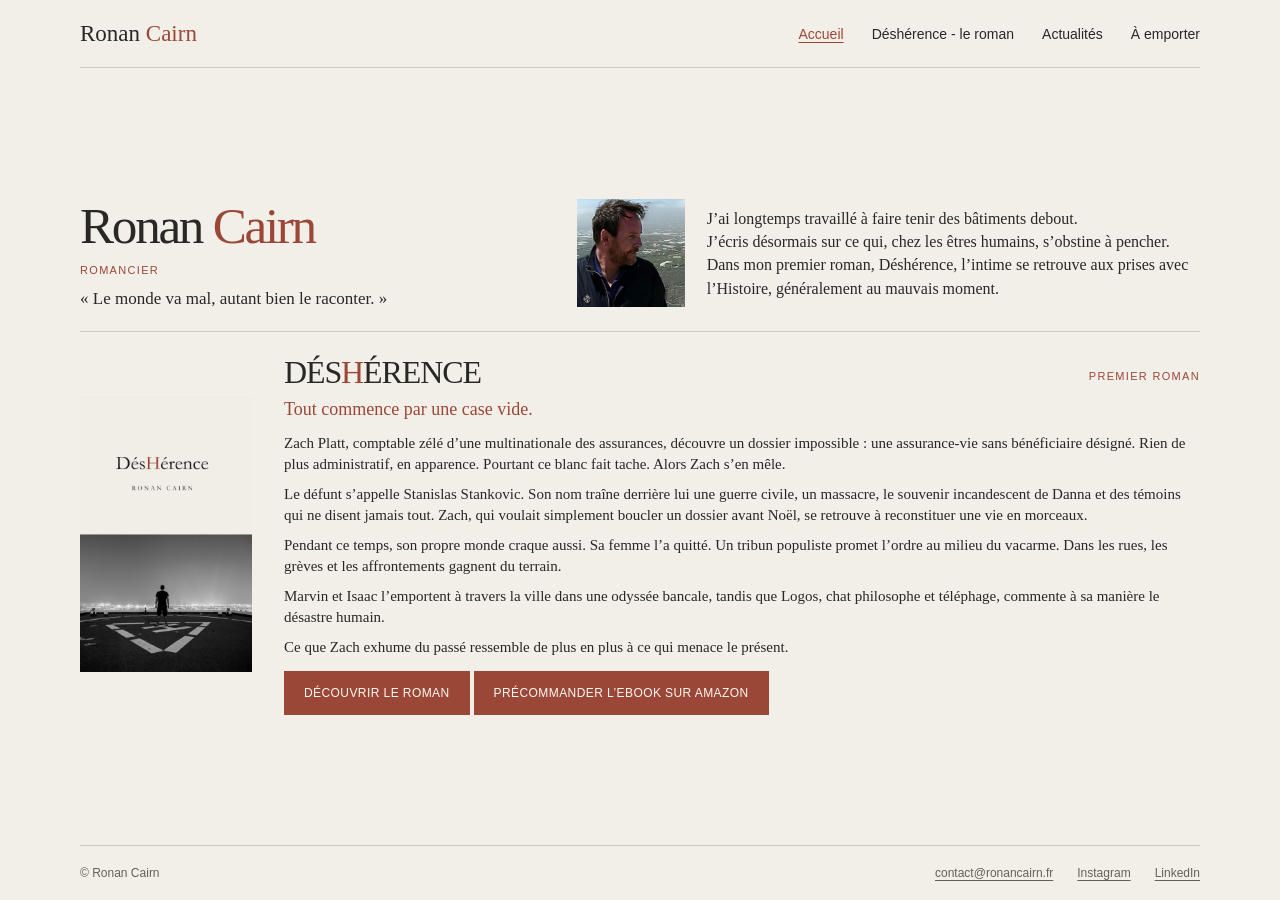
<file: index.html>
<!doctype html>
<html lang="fr"><head><meta charset="utf-8"><meta name="viewport" content="width=device-width, initial-scale=1"><meta name="description" content="Ronan Cairn, romancier. Découvrez DÉSHÉRENCE et ses premières pages."><meta name="theme-color" content="#f2efe8"><title>Ronan Cairn — Romancier</title><link rel="icon" href="favicon.svg" type="image/svg+xml"><link rel="stylesheet" href="assets/site.css"><script src="assets/site.js" defer></script></head><body class="home"><a class="skip" href="#contenu">Aller au contenu</a><header class="site-header"><a class="brand" href="index.html">Ronan <span>Cairn</span></a><nav aria-label="Navigation principale"><a href="index.html" aria-current="page">Accueil</a><a href="extrait.html">Déshérence - le roman</a><a href="actualites.html">Actualités</a><a href="desherence.html">À emporter</a></nav></header><main id="contenu" class="home-main"><section class="author" aria-labelledby="author-name"><div class="author-title"><h1 id="author-name">Ronan <span class="accent">Cairn</span></h1><p class="eyebrow">Romancier</p><p class="tagline">« Le monde va mal, autant bien le raconter. »</p></div><div class="author-bio"><img src="assets/portrait-auteur.jpg" width="144" height="108" alt="Ronan Cairn de profil, devant un vaste paysage."><p>J’ai longtemps travaillé à faire tenir des bâtiments debout.<br>J’écris désormais sur ce qui, chez les êtres humains, s’obstine à pencher.<br>Dans mon premier roman, Déshérence, l’intime se retrouve aux prises avec l’Histoire, généralement au mauvais moment.</p></div></section><section class="home-book" aria-labelledby="roman"><a class="home-cover" href="extrait.html"><img src="assets/couverture-desherence-20261117.jpg" width="1600" height="2560" alt="DÉSHÉRENCE, roman de Ronan Cairn."></a><div class="home-copy"><div class="book-heading"><h2 id="roman">DÉS<span class="accent">H</span>ÉRENCE</h2><span class="eyebrow">Premier roman</span></div><p class="hook">Tout commence par une case vide.</p><div class="blurb">
<p>Zach Platt, comptable zélé d’une multinationale des assurances, découvre un dossier impossible : une assurance-vie sans bénéficiaire désigné. Rien de plus administratif, en apparence. Pourtant ce blanc fait tache. Alors Zach s’en mêle.</p>
<p>Le défunt s’appelle Stanislas Stankovic. Son nom traîne derrière lui une guerre civile, un massacre, le souvenir incandescent de Danna et des témoins qui ne disent jamais tout. Zach, qui voulait simplement boucler un dossier avant Noël, se retrouve à reconstituer une vie en morceaux.</p>
<p>Pendant ce temps, son propre monde craque aussi. Sa femme l’a quitté. Un tribun populiste promet l’ordre au milieu du vacarme. Dans les rues, les grèves et les affrontements gagnent du terrain.</p>
<p>Marvin et Isaac l’emportent à travers la ville dans une odyssée bancale, tandis que Logos, chat philosophe et téléphage, commente à sa manière le désastre humain.</p>
<p>Ce que Zach exhume du passé ressemble de plus en plus à ce qui menace le présent.</p>
</div><a class="button" href="extrait.html">Découvrir le roman</a> <a class="button" href="https://www.amazon.fr/dp/B0HS1L5GJJ" target="_blank" rel="noopener noreferrer">Précommander l’eBook sur Amazon</a></div></section></main><footer class="site-footer" id="contact"><span>© Ronan Cairn</span><address><a href="mailto:contact@ronancairn.fr">contact@ronancairn.fr</a><a href="https://www.instagram.com/ronancairn/" target="_blank" rel="noopener noreferrer">Instagram</a><a href="https://fr.linkedin.com/in/ronan-cairn-6b6a00427" target="_blank" rel="noopener noreferrer">LinkedIn</a></address></footer><!-- Cloudflare Web Analytics --><script type='module' src='https://static.cloudflareinsights.com/beacon.min.js' data-cf-beacon='{"token": "319bf4eff7e24ae5a954f6dba33c85c7"}'></script><!-- End Cloudflare Web Analytics --></body></html>
</file>
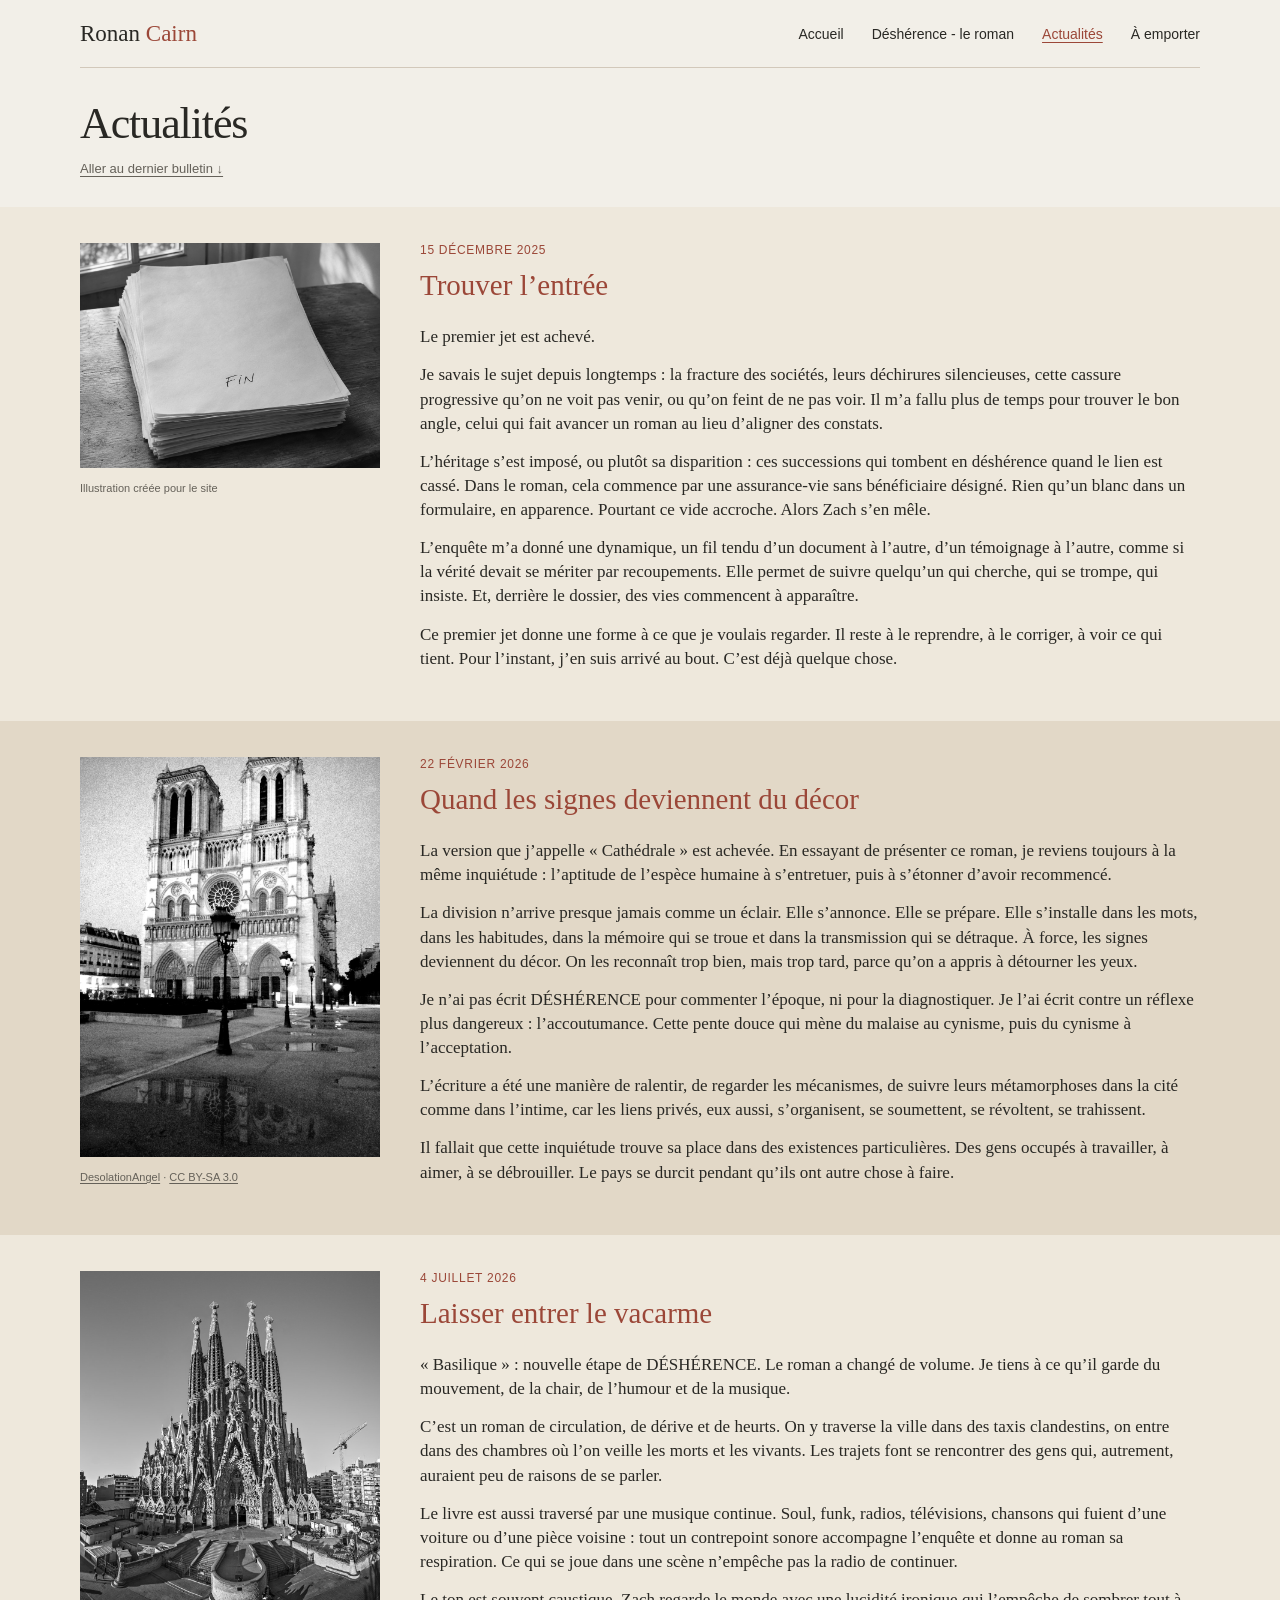
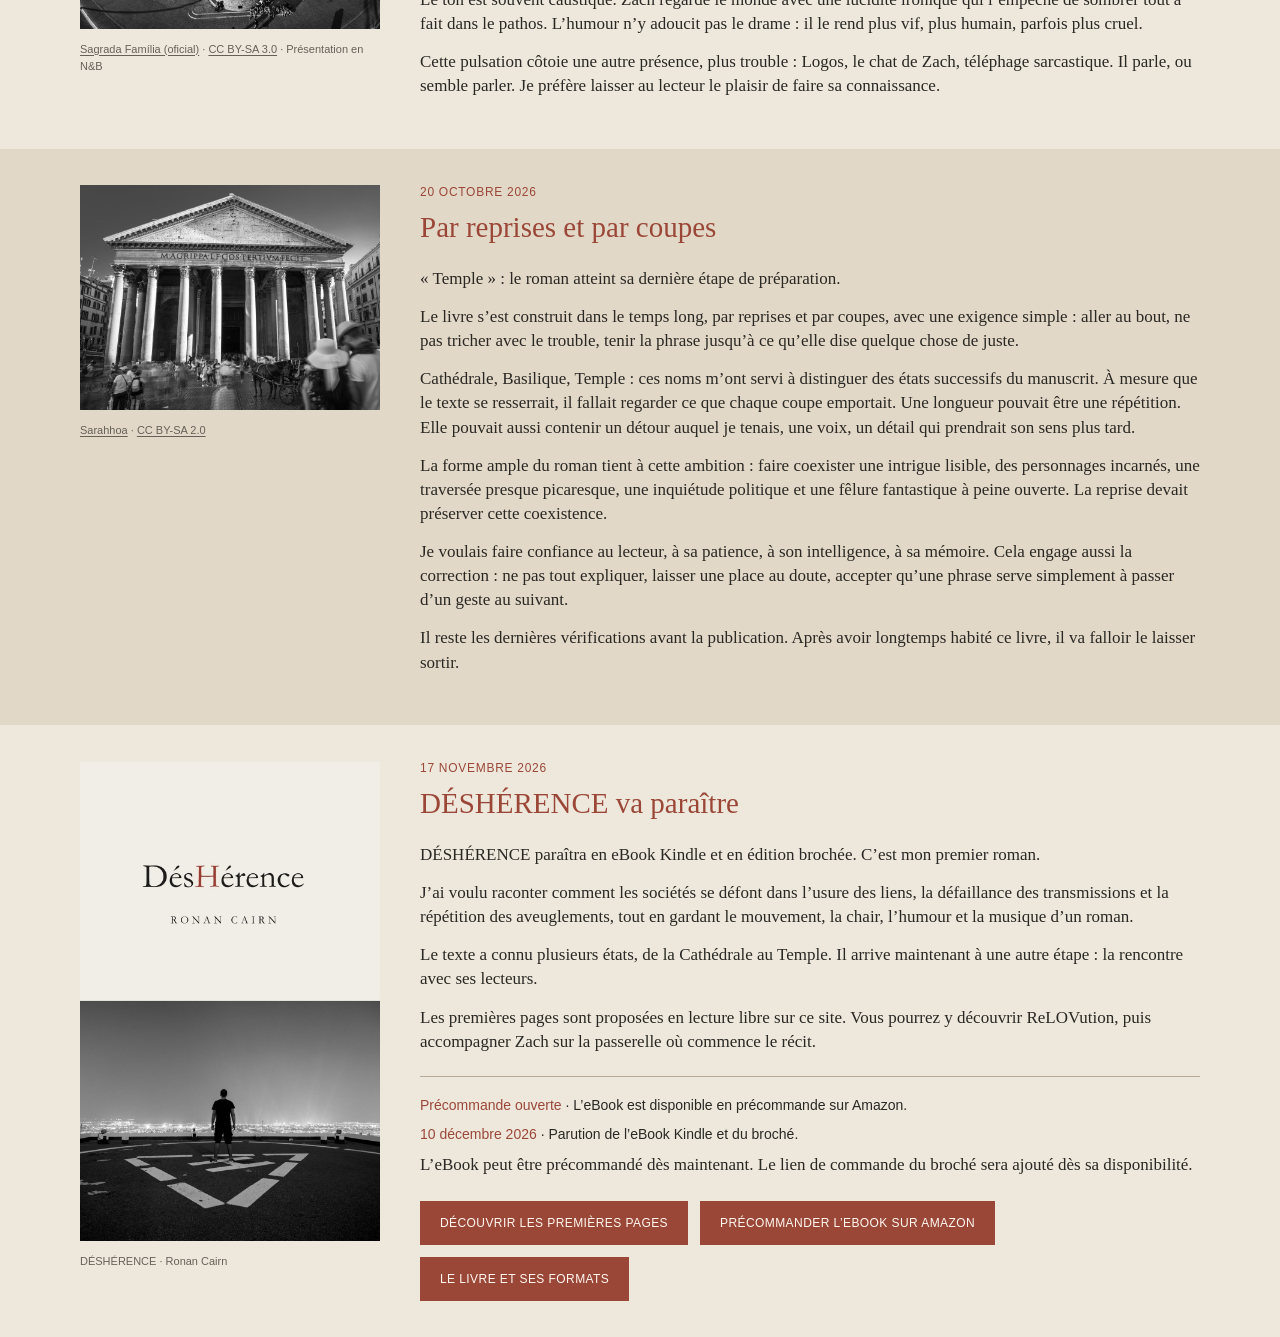
<file: actualites.html>
<!doctype html>
<html lang="fr"><head><meta charset="utf-8"><meta name="viewport" content="width=device-width, initial-scale=1"><meta name="description" content="Du premier jet à la publication de DÉSHÉRENCE : les étapes du roman et les nouvelles de Ronan Cairn."><meta name="theme-color" content="#f2efe8"><title>Actualités — Ronan Cairn</title><link rel="icon" href="favicon.svg" type="image/svg+xml"><link rel="stylesheet" href="assets/site.css"><script src="assets/site.js" defer></script></head><body class="news"><a class="skip" href="#contenu">Aller au contenu</a><header class="site-header"><a class="brand" href="index.html">Ronan <span>Cairn</span></a><nav aria-label="Navigation principale"><a href="index.html">Accueil</a><a href="extrait.html">Déshérence - le roman</a><a href="actualites.html" aria-current="page">Actualités</a><a href="desherence.html">À emporter</a></nav></header><main id="contenu" class="news-main"><div class="page-heading"><h1>Actualités</h1><a class="quiet-link" href="#bulletin-2026-11-17">Aller au dernier bulletin ↓</a></div><article class="news-item" id="bulletin-2025-12-15" aria-labelledby="news-title-0"><div class="news-inner"><figure><img class="bw" src="assets/manuscrit-fin.jpg" width="1100" height="825" alt="Un bloc de feuilles manuscrites, avec FIN inscrit à la main sur la dernière page."><figcaption>Illustration créée pour le site</figcaption></figure><div class="news-copy"><time datetime="2025-12-15">15 décembre 2025</time><h2 id="news-title-0">Trouver l’entrée</h2><p>Le premier jet est achevé.</p><p>Je savais le sujet depuis longtemps : la fracture des sociétés, leurs déchirures silencieuses, cette cassure progressive qu’on ne voit pas venir, ou qu’on feint de ne pas voir. Il m’a fallu plus de temps pour trouver le bon angle, celui qui fait avancer un roman au lieu d’aligner des constats.</p><p>L’héritage s’est imposé, ou plutôt sa disparition : ces successions qui tombent en déshérence quand le lien est cassé. Dans le roman, cela commence par une assurance-vie sans bénéficiaire désigné. Rien qu’un blanc dans un formulaire, en apparence. Pourtant ce vide accroche. Alors Zach s’en mêle.</p><p>L’enquête m’a donné une dynamique, un fil tendu d’un document à l’autre, d’un témoignage à l’autre, comme si la vérité devait se mériter par recoupements. Elle permet de suivre quelqu’un qui cherche, qui se trompe, qui insiste. Et, derrière le dossier, des vies commencent à apparaître.</p><p>Ce premier jet donne une forme à ce que je voulais regarder. Il reste à le reprendre, à le corriger, à voir ce qui tient. Pour l’instant, j’en suis arrivé au bout. C’est déjà quelque chose.</p></div></div></article><article class="news-item" id="bulletin-2026-02-22" aria-labelledby="news-title-1"><div class="news-inner"><figure><img class="bw" src="assets/notre-dame.jpg" width="1000" height="1333" alt="Notre-Dame de Paris en noir et blanc."><figcaption><a href="https://commons.wikimedia.org/wiki/File:Notre-Dame_de_Paris_en_noir_et_blanc.jpg">DesolationAngel</a> · <a href="https://creativecommons.org/licenses/by-sa/3.0/">CC BY-SA 3.0</a></figcaption></figure><div class="news-copy"><time datetime="2026-02-22">22 février 2026</time><h2 id="news-title-1">Quand les signes deviennent du décor</h2><p>La version que j’appelle « Cathédrale » est achevée. En essayant de présenter ce roman, je reviens toujours à la même inquiétude : l’aptitude de l’espèce humaine à s’entretuer, puis à s’étonner d’avoir recommencé.</p><p>La division n’arrive presque jamais comme un éclair. Elle s’annonce. Elle se prépare. Elle s’installe dans les mots, dans les habitudes, dans la mémoire qui se troue et dans la transmission qui se détraque. À force, les signes deviennent du décor. On les reconnaît trop bien, mais trop tard, parce qu’on a appris à détourner les yeux.</p><p>Je n’ai pas écrit DÉSHÉRENCE pour commenter l’époque, ni pour la diagnostiquer. Je l’ai écrit contre un réflexe plus dangereux : l’accoutumance. Cette pente douce qui mène du malaise au cynisme, puis du cynisme à l’acceptation.</p><p>L’écriture a été une manière de ralentir, de regarder les mécanismes, de suivre leurs métamorphoses dans la cité comme dans l’intime, car les liens privés, eux aussi, s’organisent, se soumettent, se révoltent, se trahissent.</p><p>Il fallait que cette inquiétude trouve sa place dans des existences particulières. Des gens occupés à travailler, à aimer, à se débrouiller. Le pays se durcit pendant qu’ils ont autre chose à faire.</p></div></div></article><article class="news-item" id="bulletin-2026-07-04" aria-labelledby="news-title-2"><div class="news-inner"><figure><img class="bw" src="assets/sagrada.jpg" width="1000" height="1193" alt="Vue d’ensemble de la façade de la Nativité de la Sagrada Família, en noir et blanc."><figcaption><a href="https://commons.wikimedia.org/wiki/File:Sagrada_Fam%C3%ADlia._Fa%C3%A7ana_del_Naixement.jpg">Sagrada Família (oficial)</a> · <a href="https://creativecommons.org/licenses/by-sa/3.0/">CC BY-SA 3.0</a> · Présentation en N&B</figcaption></figure><div class="news-copy"><time datetime="2026-07-04">4 juillet 2026</time><h2 id="news-title-2">Laisser entrer le vacarme</h2><p>« Basilique » : nouvelle étape de DÉSHÉRENCE. Le roman a changé de volume. Je tiens à ce qu’il garde du mouvement, de la chair, de l’humour et de la musique.</p><p>C’est un roman de circulation, de dérive et de heurts. On y traverse la ville dans des taxis clandestins, on entre dans des chambres où l’on veille les morts et les vivants. Les trajets font se rencontrer des gens qui, autrement, auraient peu de raisons de se parler.</p><p>Le livre est aussi traversé par une musique continue. Soul, funk, radios, télévisions, chansons qui fuient d’une voiture ou d’une pièce voisine : tout un contrepoint sonore accompagne l’enquête et donne au roman sa respiration. Ce qui se joue dans une scène n’empêche pas la radio de continuer.</p><p>Le ton est souvent caustique. Zach regarde le monde avec une lucidité ironique qui l’empêche de sombrer tout à fait dans le pathos. L’humour n’y adoucit pas le drame : il le rend plus vif, plus humain, parfois plus cruel.</p><p>Cette pulsation côtoie une autre présence, plus trouble : Logos, le chat de Zach, téléphage sarcastique. Il parle, ou semble parler. Je préfère laisser au lecteur le plaisir de faire sa connaissance.</p></div></div></article><article class="news-item" id="bulletin-2026-10-20" aria-labelledby="news-title-3"><div class="news-inner"><figure><img class="bw" src="assets/pantheon.jpg" width="1000" height="750" alt="Le Panthéon de Rome en noir et blanc."><figcaption><a href="https://commons.wikimedia.org/wiki/File:Roman_Pantheon_(black_and_white).jpg">Sarahhoa</a> · <a href="https://creativecommons.org/licenses/by-sa/2.0/">CC BY-SA 2.0</a></figcaption></figure><div class="news-copy"><time datetime="2026-10-20">20 octobre 2026</time><h2 id="news-title-3">Par reprises et par coupes</h2><p>« Temple » : le roman atteint sa dernière étape de préparation.</p><p>Le livre s’est construit dans le temps long, par reprises et par coupes, avec une exigence simple : aller au bout, ne pas tricher avec le trouble, tenir la phrase jusqu’à ce qu’elle dise quelque chose de juste.</p><p>Cathédrale, Basilique, Temple : ces noms m’ont servi à distinguer des états successifs du manuscrit. À mesure que le texte se resserrait, il fallait regarder ce que chaque coupe emportait. Une longueur pouvait être une répétition. Elle pouvait aussi contenir un détour auquel je tenais, une voix, un détail qui prendrait son sens plus tard.</p><p>La forme ample du roman tient à cette ambition : faire coexister une intrigue lisible, des personnages incarnés, une traversée presque picaresque, une inquiétude politique et une fêlure fantastique à peine ouverte. La reprise devait préserver cette coexistence.</p><p>Je voulais faire confiance au lecteur, à sa patience, à son intelligence, à sa mémoire. Cela engage aussi la correction : ne pas tout expliquer, laisser une place au doute, accepter qu’une phrase serve simplement à passer d’un geste au suivant.</p><p>Il reste les dernières vérifications avant la publication. Après avoir longtemps habité ce livre, il va falloir le laisser sortir.</p></div></div></article><article class="news-item" id="bulletin-2026-11-17" aria-labelledby="news-title-4"><div class="news-inner"><figure><img class="" src="assets/couverture-desherence-20261117.jpg" width="1000" height="1600" alt="Couverture à plat de DÉSHÉRENCE."><figcaption>DÉSHÉRENCE · Ronan Cairn</figcaption></figure><div class="news-copy"><time datetime="2026-11-17">17 novembre 2026</time><h2 id="news-title-4">DÉSHÉRENCE va paraître</h2><p>DÉSHÉRENCE paraîtra en eBook Kindle et en édition brochée. C’est mon premier roman.</p><p>J’ai voulu raconter comment les sociétés se défont dans l’usure des liens, la défaillance des transmissions et la répétition des aveuglements, tout en gardant le mouvement, la chair, l’humour et la musique d’un roman.</p><p>Le texte a connu plusieurs états, de la Cathédrale au Temple. Il arrive maintenant à une autre étape : la rencontre avec ses lecteurs.</p><p>Les premières pages sont proposées en lecture libre sur ce site. Vous pourrez y découvrir ReLOVution, puis accompagner Zach sur la passerelle où commence le récit.</p><div class="news-dates"><p><strong>Précommande ouverte</strong> · L’eBook est disponible en précommande sur Amazon.</p><p><strong>10 décembre 2026</strong> · Parution de l’eBook Kindle et du broché.</p></div><p>L’eBook peut être précommandé dès maintenant. Le lien de commande du broché sera ajouté dès sa disponibilité.</p><div class="actions"><a class="button" href="extrait.html">Découvrir les premières pages</a><a class="button" href="https://www.amazon.fr/dp/B0HS1L5GJJ" target="_blank" rel="noopener noreferrer">Précommander l’eBook sur Amazon</a><a class="button" href="desherence.html">Le livre et ses formats</a></div></div></div></article></main><!-- Cloudflare Web Analytics --><script type='module' src='https://static.cloudflareinsights.com/beacon.min.js' data-cf-beacon='{"token": "319bf4eff7e24ae5a954f6dba33c85c7"}'></script><!-- End Cloudflare Web Analytics --></body></html>
</file>
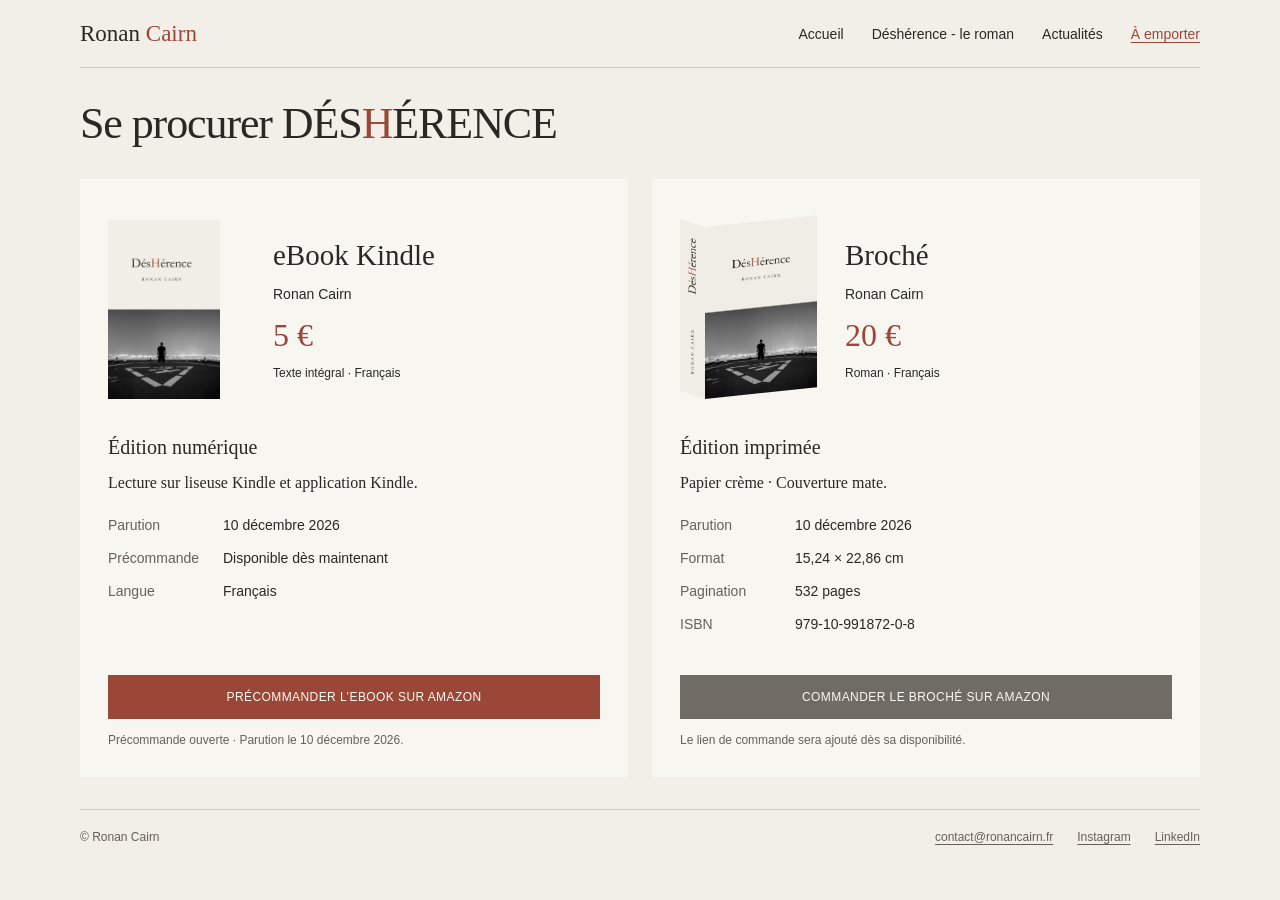
<file: desherence.html>
<!doctype html>
<html lang="fr"><head><meta charset="utf-8"><meta name="viewport" content="width=device-width, initial-scale=1"><meta name="description" content="Se procurer DÉSHÉRENCE en eBook Kindle ou en édition brochée."><meta name="theme-color" content="#f2efe8"><title>Le livre — DÉSHÉRENCE — Ronan Cairn</title><link rel="icon" href="favicon.svg" type="image/svg+xml"><link rel="stylesheet" href="assets/site.css"><script src="assets/site.js" defer></script></head><body class="formats"><a class="skip" href="#contenu">Aller au contenu</a><header class="site-header"><a class="brand" href="index.html">Ronan <span>Cairn</span></a><nav aria-label="Navigation principale"><a href="index.html">Accueil</a><a href="extrait.html">Déshérence - le roman</a><a href="actualites.html">Actualités</a><a href="desherence.html" aria-current="page">À emporter</a></nav></header><main id="contenu" class="formats-main"><h1>Se procurer <span class="book-title">DÉS<span class="accent">H</span>ÉRENCE</span></h1><div class="format-grid" id="formats"><article class="format-card"><div class="format-top"><img class="ebook-cover" src="assets/couverture-desherence-20261117.jpg" width="112" height="179" alt="Couverture à plat de l’eBook DÉSHÉRENCE."><div><h2>eBook Kindle</h2><p>Ronan Cairn</p><p class="price">5 €</p><p class="format-kind">Texte intégral · Français</p></div></div><h3>Édition numérique</h3><p>Lecture sur liseuse Kindle et application Kindle.</p><dl><div><dt>Parution</dt><dd>10 décembre 2026</dd></div><div><dt>Précommande</dt><dd>Disponible dès maintenant</dd></div><div><dt>Langue</dt><dd>Français</dd></div></dl><a class="button" href="https://www.amazon.fr/dp/B0HS1L5GJJ" target="_blank" rel="noopener noreferrer">Précommander l’eBook sur Amazon</a><p class="availability">Précommande ouverte · Parution le 10 décembre 2026.</p></article><article class="format-card"><div class="format-top"><div class="paperback" role="img" aria-label="DÉSHÉRENCE en édition brochée, avec son dos validé et sa couverture en perspective."><img class="spine" src="assets/dos-broche.png" alt=""><img class="front" src="assets/face-broche.jpg" alt=""></div><div><h2>Broché</h2><p>Ronan Cairn</p><p class="price">20 €</p><p class="format-kind">Roman · Français</p></div></div><h3>Édition imprimée</h3><p>Papier crème · Couverture mate.</p><dl><div><dt>Parution</dt><dd>10 décembre 2026</dd></div><div><dt>Format</dt><dd>15,24 × 22,86 cm</dd></div><div><dt>Pagination</dt><dd>532 pages</dd></div><div><dt>ISBN</dt><dd>979-10-991872-0-8</dd></div></dl><button class="button amazon-pending" disabled>Commander le broché sur Amazon</button><p class="availability">Le lien de commande sera ajouté dès sa disponibilité.</p></article></div></main><footer class="site-footer" id="contact"><span>© Ronan Cairn</span><address><a href="mailto:contact@ronancairn.fr">contact@ronancairn.fr</a><a href="https://www.instagram.com/ronancairn/" target="_blank" rel="noopener noreferrer">Instagram</a><a href="https://fr.linkedin.com/in/ronan-cairn-6b6a00427" target="_blank" rel="noopener noreferrer">LinkedIn</a></address></footer><!-- Cloudflare Web Analytics --><script type='module' src='https://static.cloudflareinsights.com/beacon.min.js' data-cf-beacon='{"token": "319bf4eff7e24ae5a954f6dba33c85c7"}'></script><!-- End Cloudflare Web Analytics --></body></html>
</file>
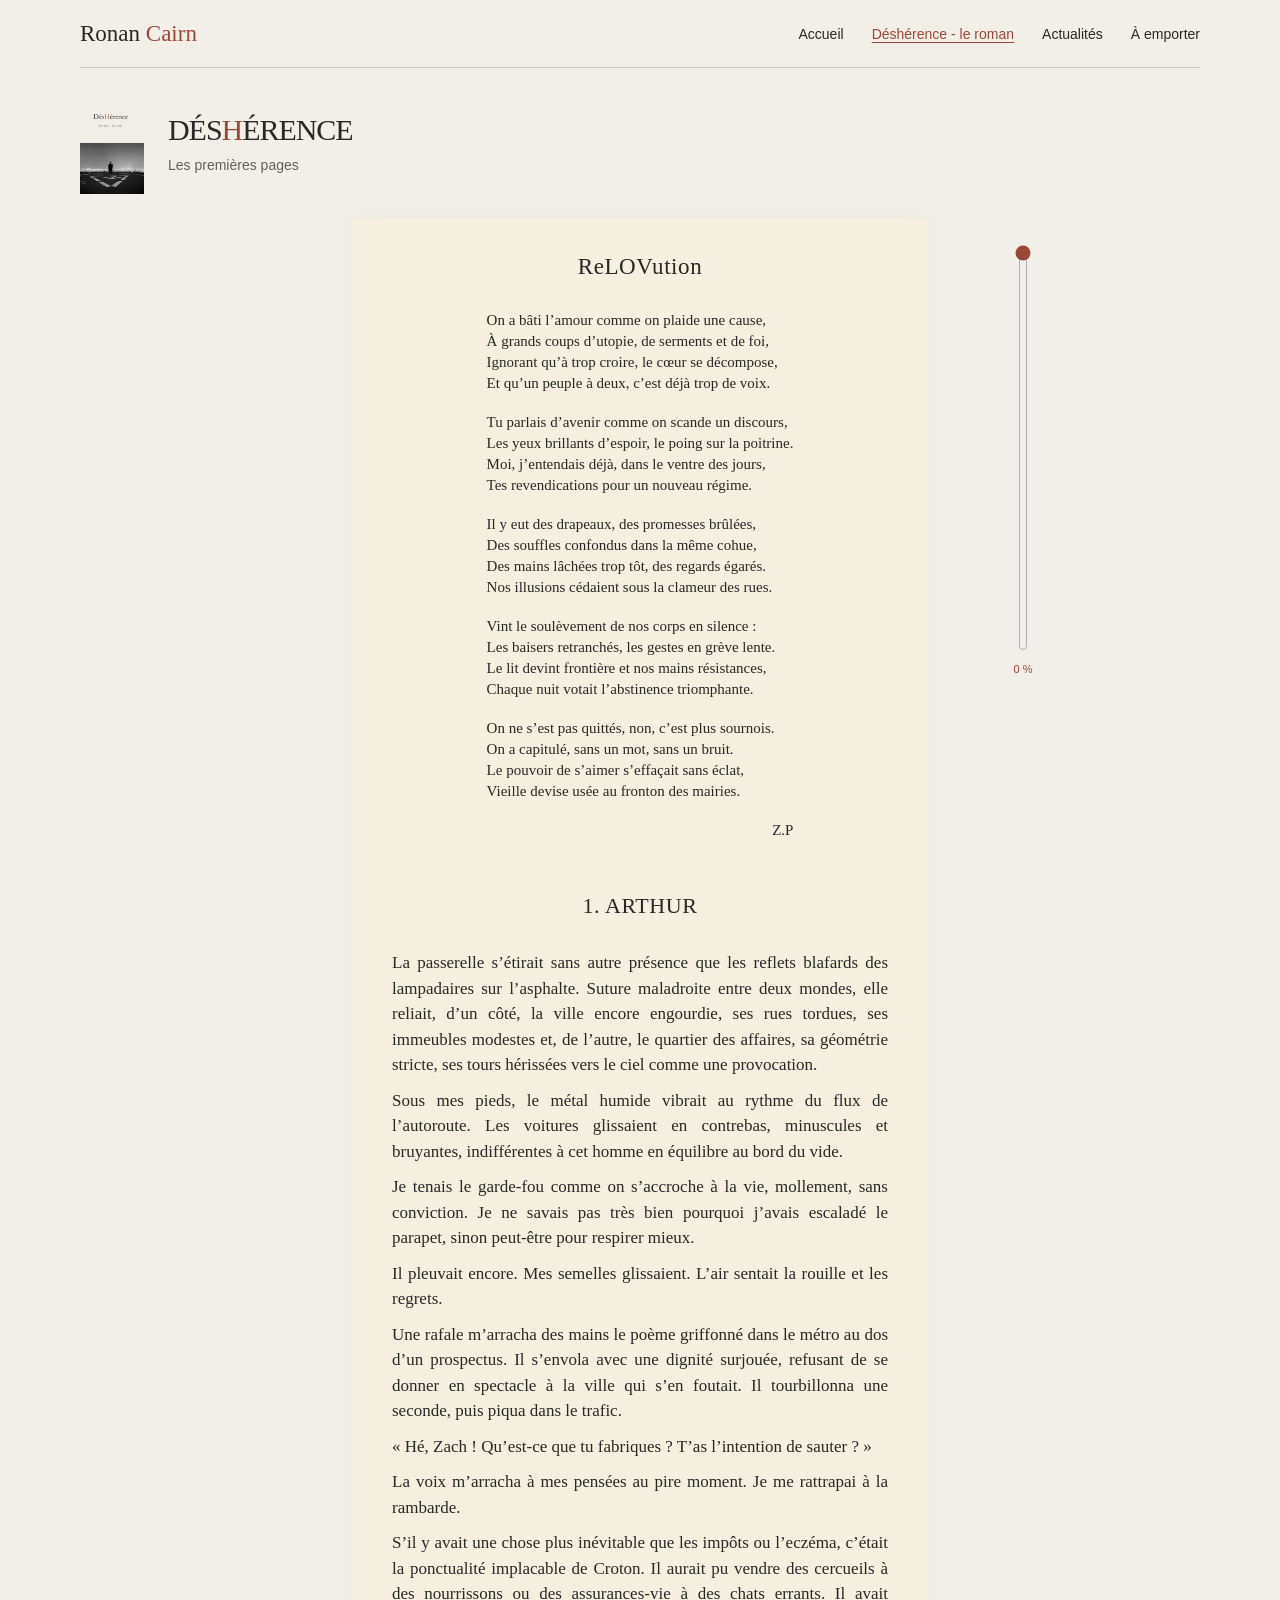
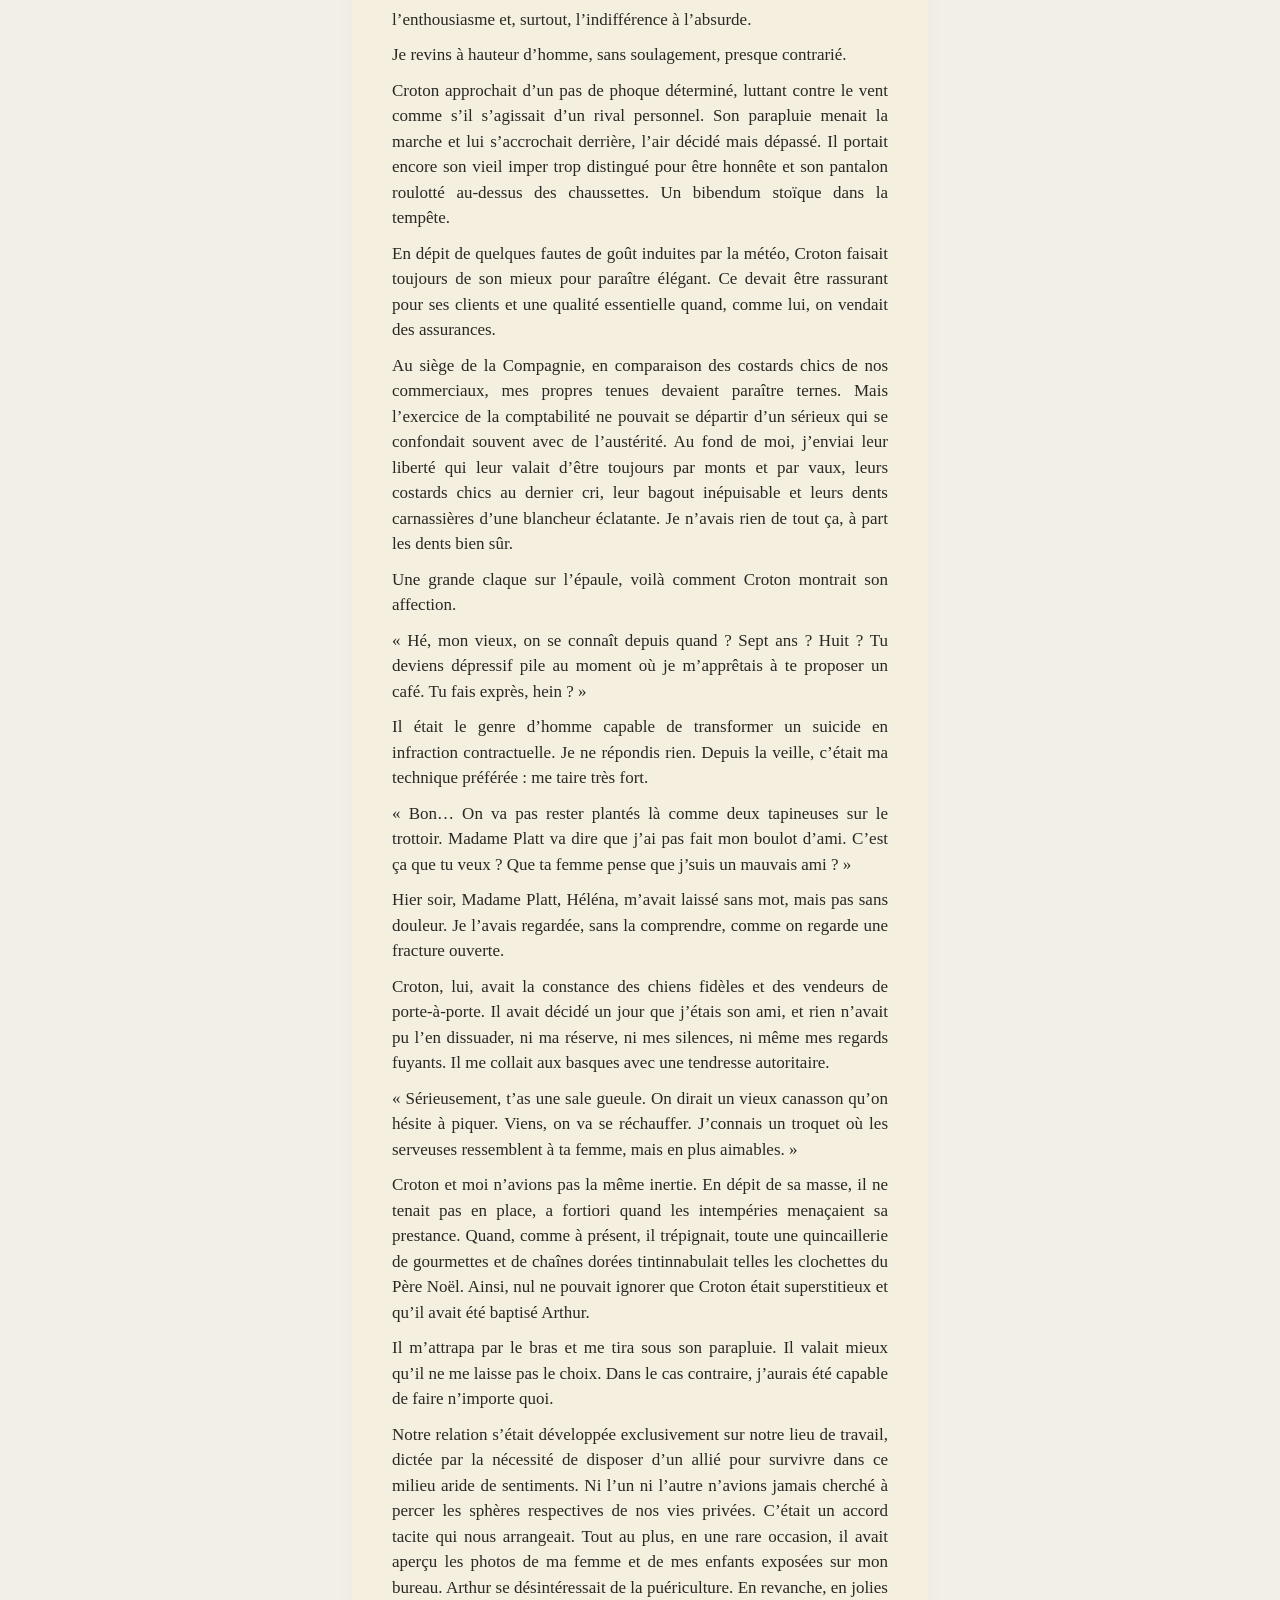
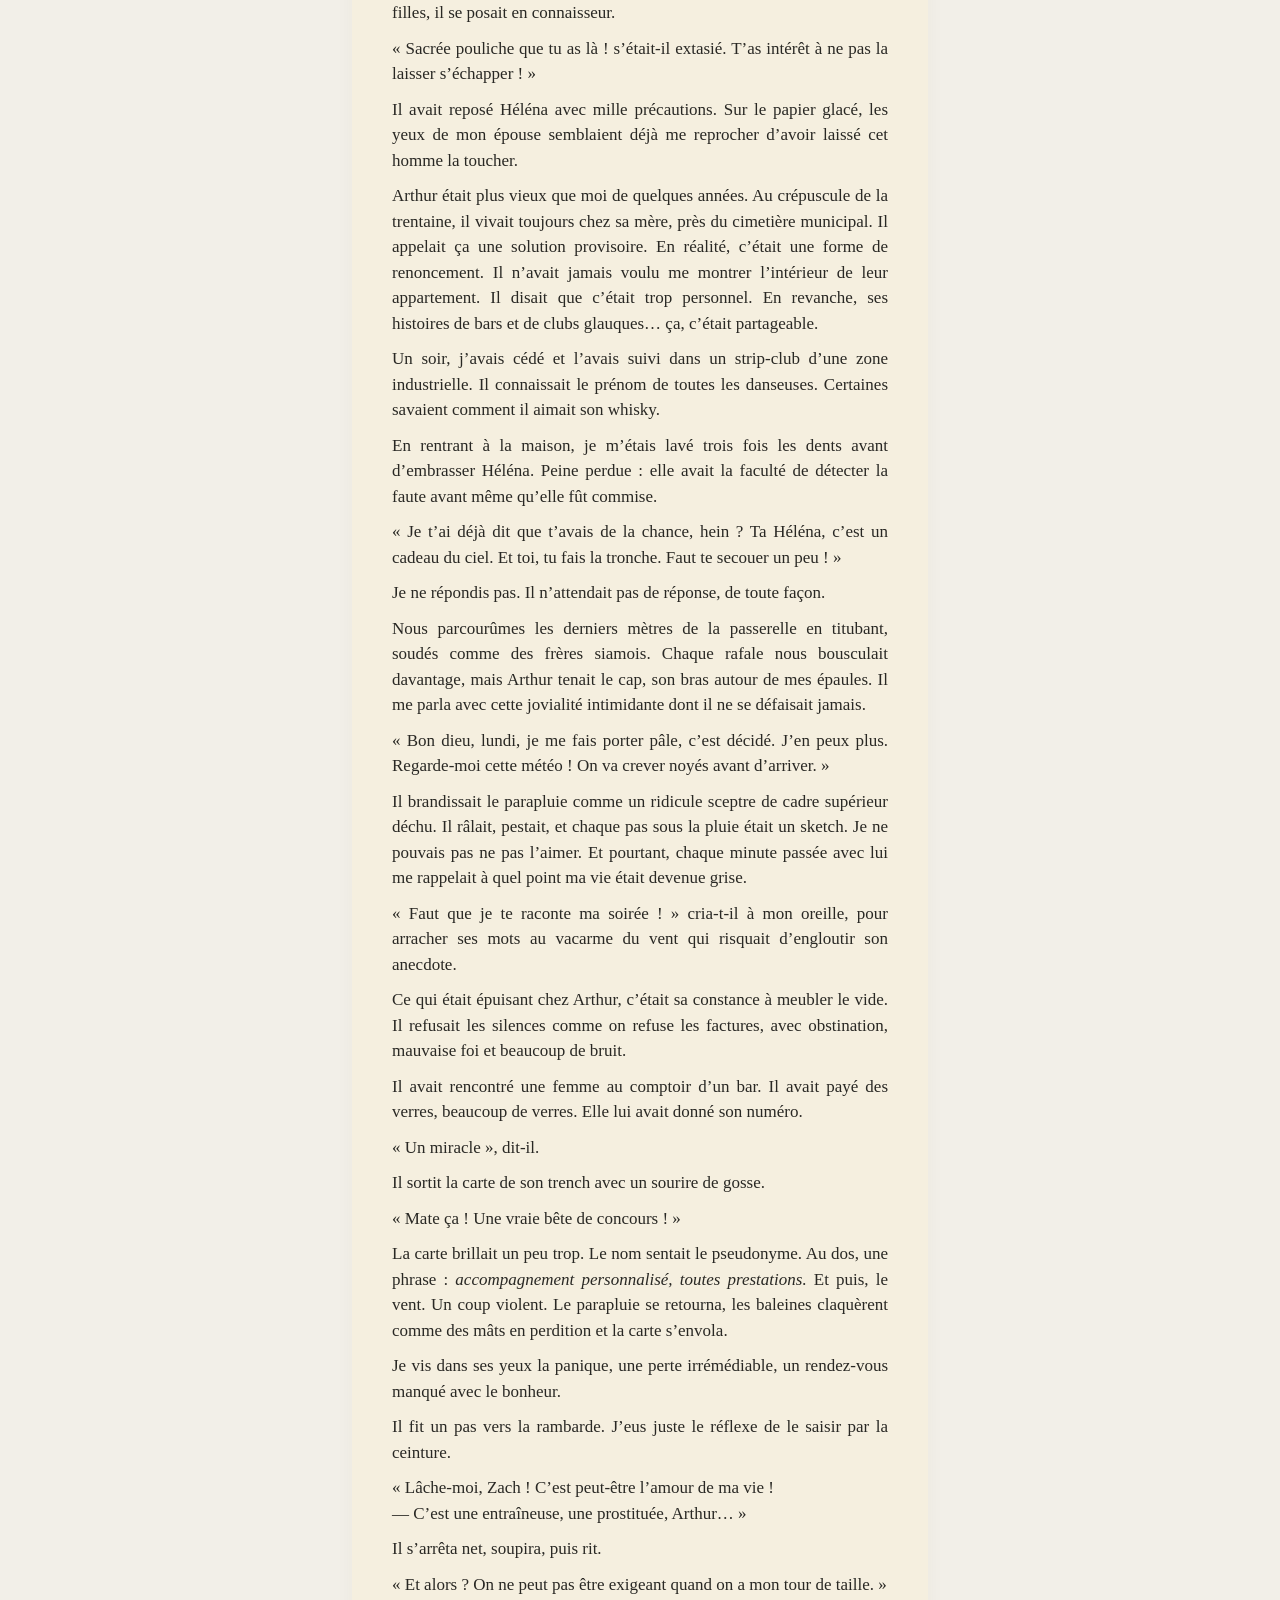
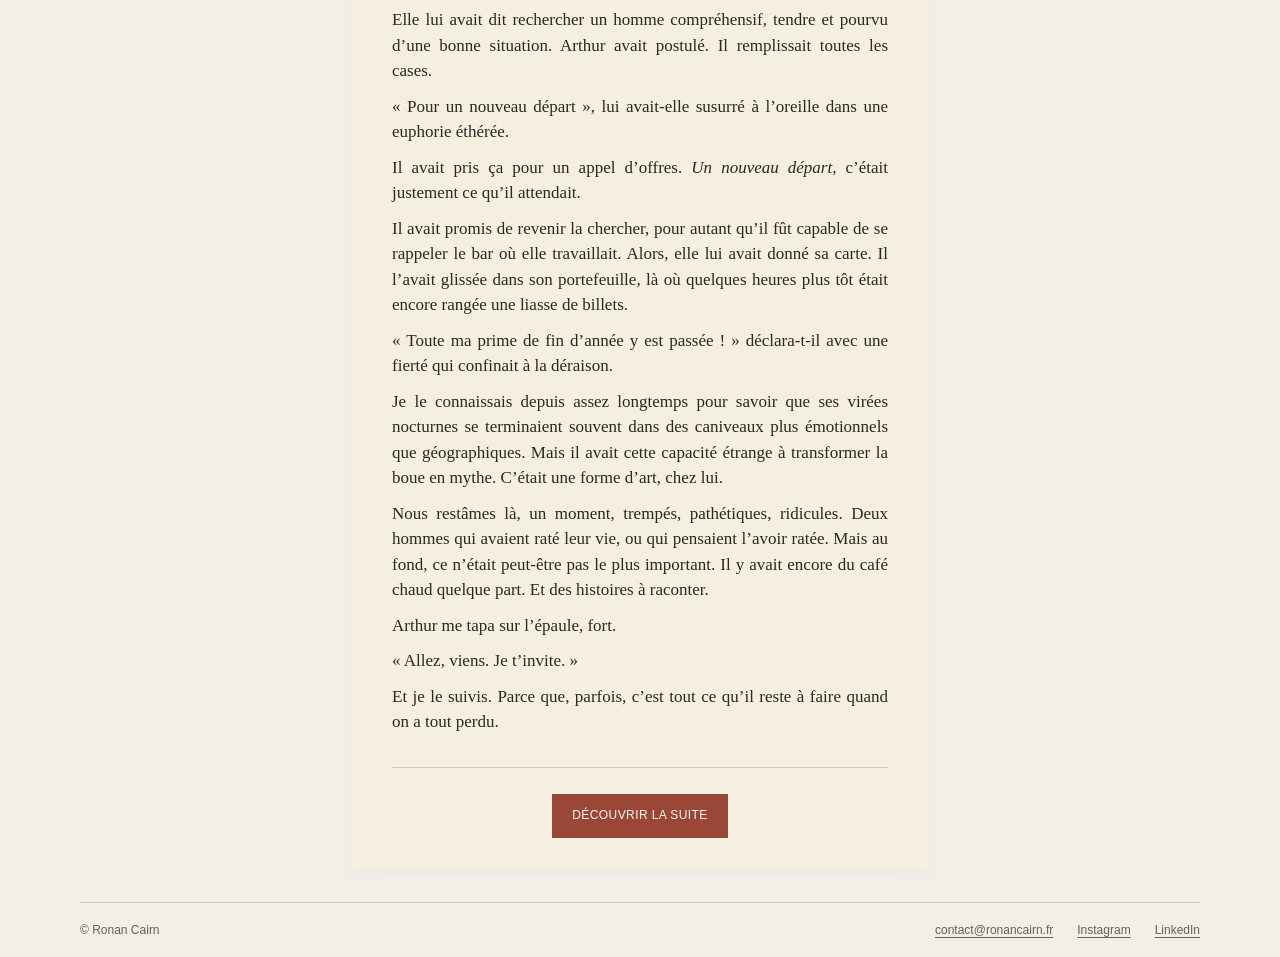
<file: extrait.html>
<!doctype html>
<html lang="fr"><head><meta charset="utf-8"><meta name="viewport" content="width=device-width, initial-scale=1"><meta name="description" content="Lire ReLOVution et les premières pages de DÉSHÉRENCE, roman de Ronan Cairn."><meta name="theme-color" content="#f2efe8"><title>Les premières pages — DÉSHÉRENCE — Ronan Cairn</title><link rel="icon" href="favicon.svg" type="image/svg+xml"><link rel="stylesheet" href="assets/site.css"><script src="assets/site.js" defer></script></head><body class="reading"><a class="skip" href="#contenu">Aller au contenu</a><header class="site-header"><a class="brand" href="index.html">Ronan <span>Cairn</span></a><nav aria-label="Navigation principale"><a href="index.html">Accueil</a><a href="extrait.html" aria-current="page">Déshérence - le roman</a><a href="actualites.html">Actualités</a><a href="desherence.html">À emporter</a></nav></header><main id="contenu" class="reading-main"><div class="reading-heading"><img src="assets/couverture-desherence-20261117.jpg" width="80" height="128" alt="Couverture de DÉSHÉRENCE."><div><h1>DÉS<span class="accent">H</span>ÉRENCE</h1><p>Les premières pages</p></div></div><article class="reading-paper" aria-label="Extrait de DÉSHÉRENCE"><section id="relovution"><h2>ReLOVution</h2><div class="poem"><p>On a bâti l’amour comme on plaide une cause,<br/>À grands coups d’utopie, de serments et de foi,<br/>Ignorant qu’à trop croire, le cœur se décompose,<br/>Et qu’un peuple à deux, c’est déjà trop de voix.</p><p>Tu parlais d’avenir comme on scande un discours,<br/>Les yeux brillants d’espoir, le poing sur la poitrine.<br/>Moi, j’entendais déjà, dans le ventre des jours,<br/>Tes revendications pour un nouveau régime.</p><p>Il y eut des drapeaux, des promesses brûlées,<br/>Des souffles confondus dans la même cohue,<br/>Des mains lâchées trop tôt, des regards égarés.<br/>Nos illusions cédaient sous la clameur des rues.</p><p>Vint le soulèvement de nos corps en silence :<br/>Les baisers retranchés, les gestes en grève lente.<br/>Le lit devint frontière et nos mains résistances,<br/>Chaque nuit votait l’abstinence triomphante.</p><p>On ne s’est pas quittés, non, c’est plus sournois.<br/>On a capitulé, sans un mot, sans un bruit.<br/>Le pouvoir de s’aimer s’effaçait sans éclat,<br/>Vieille devise usée au fronton des mairies.</p><p style="text-align:right">Z.P</p></div></section><section class="prose" id="arthur"><h2>1. ARTHUR</h2><p>La passerelle s’étirait sans autre présence que les reflets blafards des lampadaires sur l’asphalte. Suture maladroite entre deux mondes, elle reliait, d’un côté, la ville encore engourdie, ses rues tordues, ses immeubles modestes et, de l’autre, le quartier des affaires, sa géométrie stricte, ses tours hérissées vers le ciel comme une provocation.</p><p>Sous mes pieds, le métal humide vibrait au rythme du flux de l’autoroute. Les voitures glissaient en contrebas, minuscules et bruyantes, indifférentes à cet homme en équilibre au bord du vide.</p><p>Je tenais le garde-fou comme on s’accroche à la vie, mollement, sans conviction. Je ne savais pas très bien pourquoi j’avais escaladé le parapet, sinon peut-être pour respirer mieux.</p><p>Il pleuvait encore. Mes semelles glissaient. L’air sentait la rouille et les regrets.</p><p>Une rafale m’arracha des mains le poème griffonné dans le métro au dos d’un prospectus. Il s’envola avec une dignité surjouée, refusant de se donner en spectacle à la ville qui s’en foutait. Il tourbillonna une seconde, puis piqua dans le trafic.</p><p>« Hé, Zach ! Qu’est-ce que tu fabriques ? T’as l’intention de sauter ? »</p><p>La voix m’arracha à mes pensées au pire moment. Je me rattrapai à la rambarde.</p><p>S’il y avait une chose plus inévitable que les impôts ou l’eczéma, c’était la ponctualité implacable de Croton. Il aurait pu vendre des cercueils à des nourrissons ou des assurances-vie à des chats errants. Il avait l’enthousiasme et, surtout, l’indifférence à l’absurde.</p><p>Je revins à hauteur d’homme, sans soulagement, presque contrarié.</p><p>Croton approchait d’un pas de phoque déterminé, luttant contre le vent comme s’il s’agissait d’un rival personnel. Son parapluie menait la marche et lui s’accrochait derrière, l’air décidé mais dépassé. Il portait encore son vieil imper trop distingué pour être honnête et son pantalon roulotté au-dessus des chaussettes. Un bibendum stoïque dans la tempête.</p><p>En dépit de quelques fautes de goût induites par la météo, Croton faisait toujours de son mieux pour paraître élégant. Ce devait être rassurant pour ses clients et une qualité essentielle quand, comme lui, on vendait des assurances.</p><p>Au siège de la Compagnie, en comparaison des costards chics de nos commerciaux, mes propres tenues devaient paraître ternes. Mais l’exercice de la comptabilité ne pouvait se départir d’un sérieux qui se confondait souvent avec de l’austérité. Au fond de moi, j’enviai leur liberté qui leur valait d’être toujours par monts et par vaux, leurs costards chics au dernier cri, leur bagout inépuisable et leurs dents carnassières d’une blancheur éclatante. Je n’avais rien de tout ça, à part les dents bien sûr.</p><p>Une grande claque sur l’épaule, voilà comment Croton montrait son affection.</p><p>« Hé, mon vieux, on se connaît depuis quand ? Sept ans ? Huit ? Tu deviens dépressif pile au moment où je m’apprêtais à te proposer un café. Tu fais exprès, hein ? »</p><p>Il était le genre d’homme capable de transformer un suicide en infraction contractuelle. Je ne répondis rien. Depuis la veille, c’était ma technique préférée : me taire très fort.</p><p>« Bon… On va pas rester plantés là comme deux tapineuses sur le trottoir. Madame Platt va dire que j’ai pas fait mon boulot d’ami. C’est ça que tu veux ? Que ta femme pense que j’suis un mauvais ami ? »</p><p>Hier soir, Madame Platt, Héléna, m’avait laissé sans mot, mais pas sans douleur. Je l’avais regardée, sans la comprendre, comme on regarde une fracture ouverte.</p><p>Croton, lui, avait la constance des chiens fidèles et des vendeurs de porte-à-porte. Il avait décidé un jour que j’étais son ami, et rien n’avait pu l’en dissuader, ni ma réserve, ni mes silences, ni même mes regards fuyants. Il me collait aux basques avec une tendresse autoritaire.</p><p>« Sérieusement, t’as une sale gueule. On dirait un vieux canasson qu’on hésite à piquer. Viens, on va se réchauffer. J’connais un troquet où les serveuses ressemblent à ta femme, mais en plus aimables. »</p><p>Croton et moi n’avions pas la même inertie. En dépit de sa masse, il ne tenait pas en place, a fortiori quand les intempéries menaçaient sa prestance. Quand, comme à présent, il trépignait, toute une quincaillerie de gourmettes et de chaînes dorées tintinnabulait telles les clochettes du Père Noël. Ainsi, nul ne pouvait ignorer que Croton était superstitieux et qu’il avait été baptisé Arthur.</p><p>Il m’attrapa par le bras et me tira sous son parapluie. Il valait mieux qu’il ne me laisse pas le choix. Dans le cas contraire, j’aurais été capable de faire n’importe quoi.</p><p>Notre relation s’était développée exclusivement sur notre lieu de travail, dictée par la nécessité de disposer d’un allié pour survivre dans ce milieu aride de sentiments. Ni l’un ni l’autre n’avions jamais cherché à percer les sphères respectives de nos vies privées. C’était un accord tacite qui nous arrangeait. Tout au plus, en une rare occasion, il avait aperçu les photos de ma femme et de mes enfants exposées sur mon bureau. Arthur se désintéressait de la puériculture. En revanche, en jolies filles, il se posait en connaisseur.</p><p>« Sacrée pouliche que tu as là ! s’était-il extasié. T’as intérêt à ne pas la laisser s’échapper ! »</p><p>Il avait reposé Héléna avec mille précautions. Sur le papier glacé, les yeux de mon épouse semblaient déjà me reprocher d’avoir laissé cet homme la toucher.</p><p>Arthur était plus vieux que moi de quelques années. Au crépuscule de la trentaine, il vivait toujours chez sa mère, près du cimetière municipal. Il appelait ça une solution provisoire. En réalité, c’était une forme de renoncement. Il n’avait jamais voulu me montrer l’intérieur de leur appartement. Il disait que c’était trop personnel. En revanche, ses histoires de bars et de clubs glauques… ça, c’était partageable.</p><p>Un soir, j’avais cédé et l’avais suivi dans un strip-club d’une zone industrielle. Il connaissait le prénom de toutes les danseuses. Certaines savaient comment il aimait son whisky.</p><p>En rentrant à la maison, je m’étais lavé trois fois les dents avant d’embrasser Héléna. Peine perdue : elle avait la faculté de détecter la faute avant même qu’elle fût commise.</p><p>« Je t’ai déjà dit que t’avais de la chance, hein ? Ta Héléna, c’est un cadeau du ciel. Et toi, tu fais la tronche. Faut te secouer un peu ! »</p><p>Je ne répondis pas. Il n’attendait pas de réponse, de toute façon.</p><p>Nous parcourûmes les derniers mètres de la passerelle en titubant, soudés comme des frères siamois. Chaque rafale nous bousculait davantage, mais Arthur tenait le cap, son bras autour de mes épaules. Il me parla avec cette jovialité intimidante dont il ne se défaisait jamais.</p><p>« Bon dieu, lundi, je me fais porter pâle, c’est décidé. J’en peux plus. Regarde-moi cette météo ! On va crever noyés avant d’arriver. »</p><p>Il brandissait le parapluie comme un ridicule sceptre de cadre supérieur déchu. Il râlait, pestait, et chaque pas sous la pluie était un sketch. Je ne pouvais pas ne pas l’aimer. Et pourtant, chaque minute passée avec lui me rappelait à quel point ma vie était devenue grise.</p><p>« Faut que je te raconte ma soirée ! » cria-t-il à mon oreille, pour arracher ses mots au vacarme du vent qui risquait d’engloutir son anecdote.</p><p>Ce qui était épuisant chez Arthur, c’était sa constance à meubler le vide. Il refusait les silences comme on refuse les factures, avec obstination, mauvaise foi et beaucoup de bruit.</p><p>Il avait rencontré une femme au comptoir d’un bar. Il avait payé des verres, beaucoup de verres. Elle lui avait donné son numéro.</p><p>« Un miracle », dit-il.</p><p>Il sortit la carte de son trench avec un sourire de gosse.</p><p>« Mate ça ! Une vraie bête de concours ! »</p><p>La carte brillait un peu trop. Le nom sentait le pseudonyme. Au dos, une phrase : <em>accompagnement personnalisé, toutes prestations.</em> Et puis, le vent. Un coup violent. Le parapluie se retourna, les baleines claquèrent comme des mâts en perdition et la carte s’envola.</p><p>Je vis dans ses yeux la panique, une perte irrémédiable, un rendez-vous manqué avec le bonheur.</p><p>Il fit un pas vers la rambarde. J’eus juste le réflexe de le saisir par la ceinture.</p><p>« Lâche-moi, Zach ! C’est peut-être l’amour de ma vie !<br/>— C’est une entraîneuse, une prostituée, Arthur… »</p><p>Il s’arrêta net, soupira, puis rit.</p><p>« Et alors ? On ne peut pas être exigeant quand on a mon tour de taille. »</p><p>Elle lui avait dit rechercher un homme compréhensif, tendre et pourvu d’une bonne situation. Arthur avait postulé. Il remplissait toutes les cases.</p><p>« Pour un nouveau départ », lui avait-elle susurré à l’oreille dans une euphorie éthérée.</p><p>Il avait pris ça pour un appel d’offres. <em>Un nouveau départ</em>, c’était justement ce qu’il attendait.</p><p>Il avait promis de revenir la chercher, pour autant qu’il fût capable de se rappeler le bar où elle travaillait. Alors, elle lui avait donné sa carte. Il l’avait glissée dans son portefeuille, là où quelques heures plus tôt était encore rangée une liasse de billets.</p><p>« Toute ma prime de fin d’année y est passée ! » déclara-t-il avec une fierté qui confinait à la déraison.</p><p>Je le connaissais depuis assez longtemps pour savoir que ses virées nocturnes se terminaient souvent dans des caniveaux plus émotionnels que géographiques. Mais il avait cette capacité étrange à transformer la boue en mythe. C’était une forme d’art, chez lui.</p><p>Nous restâmes là, un moment, trempés, pathétiques, ridicules. Deux hommes qui avaient raté leur vie, ou qui pensaient l’avoir ratée. Mais au fond, ce n’était peut-être pas le plus important. Il y avait encore du café chaud quelque part. Et des histoires à raconter.</p><p>Arthur me tapa sur l’épaule, fort.</p><p>« Allez, viens. Je t’invite. »</p><p>Et je le suivis. Parce que, parfois, c’est tout ce qu’il reste à faire quand on a tout perdu.</p></section><div class="end-reading"><a class="button" href="desherence.html">Découvrir la suite</a></div></article></main><aside class="reading-rail" aria-label="Progression de lecture"><label class="visually-hidden" for="reading-progress">Position dans la lecture</label><input id="reading-progress" type="range" min="0" max="100" step="0.1" value="0" aria-valuetext="0 %"><output for="reading-progress">0 %</output></aside><footer class="site-footer" id="contact"><span>© Ronan Cairn</span><address><a href="mailto:contact@ronancairn.fr">contact@ronancairn.fr</a><a href="https://www.instagram.com/ronancairn/" target="_blank" rel="noopener noreferrer">Instagram</a><a href="https://fr.linkedin.com/in/ronan-cairn-6b6a00427" target="_blank" rel="noopener noreferrer">LinkedIn</a></address></footer><!-- Cloudflare Web Analytics --><script type='module' src='https://static.cloudflareinsights.com/beacon.min.js' data-cf-beacon='{"token": "319bf4eff7e24ae5a954f6dba33c85c7"}'></script><!-- End Cloudflare Web Analytics --></body></html>
</file>
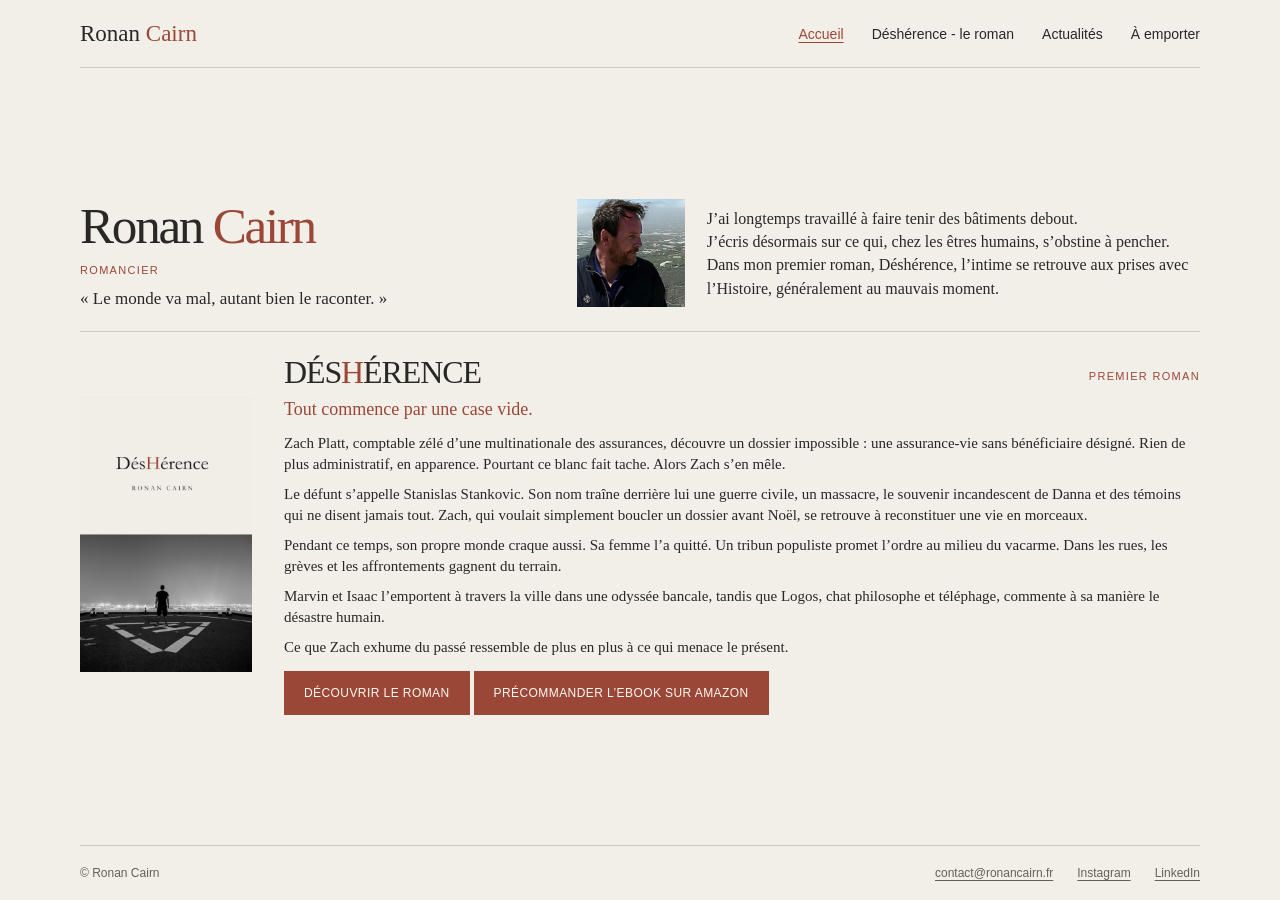
<file: presse.html>
<!doctype html><html lang="fr"><meta charset="utf-8"><meta name="viewport" content="width=device-width, initial-scale=1"><meta http-equiv="refresh" content="0; url=index.html#contact"><title>Contacter Ronan Cairn</title><p><a href="index.html#contact">Contacter Ronan Cairn</a></p></html>
</file>
<file: assets/site.css>
:root{color-scheme:light;--paper:#f2efe8;--light:#eee8dc;--deep:#e2d8c7;--cream:#f5efdf;--ink:#292824;--muted:#656159;--accent:#9b4738;--line:#d2c8ba;--sans:Arial,Helvetica,sans-serif}*{box-sizing:border-box}html{scroll-padding-top:1rem}body{margin:0;background:var(--paper);color:var(--ink);font-family:Georgia,'Times New Roman',serif;-webkit-font-smoothing:antialiased}a{color:inherit;text-underline-offset:.22em}button,input{font:inherit}img{display:block;max-width:100%;height:auto}h1,h2,h3{font-weight:400;margin-top:0}p{margin:0 0 1em}a:focus-visible,button:focus-visible,input:focus-visible{outline:2px solid var(--accent);outline-offset:5px}.accent,.brand span{color:var(--accent)}.site-header{width:min(1120px,calc(100% - 64px));margin:auto;min-height:68px;display:flex;align-items:center;justify-content:space-between;gap:20px;border-bottom:1px solid var(--line)}.brand{font-size:23px;text-decoration:none;white-space:nowrap}nav{display:flex;gap:28px;font:14px var(--sans)}nav a{display:flex;align-items:center;min-height:44px;text-decoration:none}nav a:hover,nav a[aria-current]{color:var(--accent)}nav a[aria-current]{text-decoration:underline}.skip{position:fixed;top:8px;left:8px;z-index:9;transform:translateY(-200%);padding:14px;background:var(--ink);color:white;font:15px var(--sans)}.skip:focus{transform:none}.button{display:inline-flex;align-items:center;justify-content:center;min-height:44px;padding:12px 20px;border:0;background:var(--accent);color:#fff8f1;text-decoration:none;font:12px/1.4 var(--sans);text-transform:uppercase;letter-spacing:.035em;text-align:center}.button:hover{background:#80392e}.button:disabled{background:#706b64;cursor:not-allowed}.eyebrow{font:11px/1.4 var(--sans);letter-spacing:.12em;color:var(--accent);text-transform:uppercase}.site-footer{width:min(1120px,calc(100% - 64px));margin:0 auto;padding:18px 0;display:flex;align-items:center;justify-content:space-between;gap:20px;border-top:1px solid var(--line);font:12px/1.5 var(--sans);color:var(--muted)}address{display:flex;gap:24px;flex-wrap:wrap;font-style:normal}.home{min-height:100svh;display:flex;flex-direction:column}.home-main{width:min(1120px,calc(100% - 64px));margin:0 auto;flex:1;display:flex;flex-direction:column;justify-content:center}.author{padding:20px 0;display:grid;grid-template-columns:.85fr 1.15fr;gap:36px;align-items:center;border-bottom:1px solid var(--line)}.author h1{font-size:clamp(38px,4vw,52px);letter-spacing:-.045em;margin-bottom:8px}.author-title .eyebrow{margin-bottom:10px}.tagline{font-size:17px;line-height:1.35;margin:0}.author-bio{display:grid;grid-template-columns:108px 1fr;gap:22px;align-items:center}.author-bio img{width:108px;height:108px;object-fit:cover}.author-bio p{font-size:16px;line-height:1.45;margin:0}.home-book{display:grid;grid-template-columns:172px minmax(0,1fr);gap:32px;align-items:center;padding:22px 0}.home-cover{display:block;width:172px}.home-copy{min-width:0}.book-heading{display:flex;justify-content:space-between;align-items:center;gap:15px}.book-heading h2{font-size:32px;letter-spacing:-.035em;margin:0 0 8px}.book-heading .eyebrow{white-space:nowrap}.hook{color:var(--accent);font-size:18px;margin:0 0 13px}.blurb{font-size:15px;line-height:1.4}.blurb p{margin-bottom:9px}.home-copy .button{margin-top:4px}.page-heading,.formats-main,.reading-main{width:min(1120px,calc(100% - 64px));margin:0 auto}.page-heading{padding:30px 0}.page-heading h1,.formats-main>h1{font-size:clamp(32px,4vw,44px);letter-spacing:-.025em;margin:0 0 10px}.quiet-link{color:var(--muted);font:13px var(--sans)}.reading-heading{display:flex;align-items:center;gap:24px;padding:24px 0}.reading-heading img{width:64px}.reading-heading h1{font-size:30px;letter-spacing:-.035em;margin-bottom:10px}.reading-heading p{font:14px var(--sans);color:var(--muted);margin:0}.reading-paper{width:15.24cm;max-width:100%;min-height:22.86cm;margin:0 auto 32px;padding:36px 40px 32px;background:var(--cream);box-shadow:0 2px 18px #4f40200a}.reading-paper h2{text-align:center;font-size:23px;letter-spacing:.025em;margin:0 0 30px}.poem{font-size:15px;line-height:1.4;max-width:100%;width:fit-content;margin:auto}.poem p{margin-bottom:18px}.prose{font-size:17px;line-height:1.5;text-align:justify;hyphens:auto}.prose h2{margin:48px 0 28px;font-size:22px}.prose p{margin:0 0 10px}.end-reading{text-align:center;border-top:1px solid var(--line);margin-top:32px;padding-top:26px}.reading-rail{position:fixed;right:max(12px,calc((100vw - 800px)/2));top:27svh;height:48svh;display:flex;flex-direction:column;align-items:center;gap:10px}.reading-rail input{writing-mode:vertical-lr;direction:ltr;width:30px;height:100%;accent-color:var(--accent);cursor:pointer}.reading-rail output{font:11px var(--sans);color:var(--accent)}.visually-hidden{position:absolute;width:1px;height:1px;padding:0;margin:-1px;overflow:hidden;clip:rect(0,0,0,0);white-space:nowrap;border:0}.news-item{background:var(--light)}.news-item:nth-of-type(even){background:var(--deep)}.news-inner{width:min(1120px,calc(100% - 64px));margin:0 auto;display:grid;grid-template-columns:300px minmax(0,1fr);gap:40px;padding:36px 0}.news-inner figure{margin:0}.news-inner img{width:100%;max-height:480px;object-fit:contain;object-position:top left}.bw{filter:grayscale(1)}figcaption{font:11px/1.6 var(--sans);color:var(--muted);margin-top:12px}.news-copy time{display:block;color:var(--accent);font:12px var(--sans);letter-spacing:.06em;text-transform:uppercase;margin-bottom:12px}.news-copy h2{font-size:29px;line-height:1.15;color:var(--accent);margin-bottom:23px}.news-copy p{font-size:17px;line-height:1.42;margin-bottom:14px}.news-dates{border-top:1px solid #b9aa96;margin-top:22px;padding-top:18px}.news-dates p{font:14px/1.5 var(--sans);margin-bottom:8px}.news-dates strong{font-weight:400;color:var(--accent)}.actions{display:flex;gap:12px;flex-wrap:wrap;margin-top:24px}.news .site-header{position:sticky;top:0;background:var(--paper);z-index:3}.news-main{padding-bottom:0}.formats-main{padding-top:30px;padding-bottom:32px}.formats-main>h1{margin-bottom:30px}.format-grid{display:grid;grid-template-columns:repeat(2,minmax(0,1fr));gap:24px}.format-card{background:#f8f6f1;padding:28px;display:flex;flex-direction:column;align-items:flex-start;min-width:0}.format-top{display:grid;grid-template-columns:145px minmax(0,1fr);align-items:center;gap:20px;width:100%;min-height:205px;margin-bottom:24px}.ebook-cover{width:112px}.format-top h2{font-size:29px;margin-bottom:12px}.format-top p{font:14px/1.5 var(--sans);margin:0 0 12px}.format-top .price{font:32px Georgia,serif;color:var(--accent)}.format-top .format-kind{font:12px var(--sans);margin:0}.format-card h3{font-size:20px;margin-bottom:12px}.format-card>p{font-size:16px;line-height:1.45}.format-card dl{width:100%;font:14px/1.5 var(--sans);margin:5px 0 28px}.format-card dl>div{display:grid;grid-template-columns:105px 1fr;gap:10px;margin:0 0 12px}.format-card dt{color:var(--muted)}.format-card dd{margin:0}.format-card .button{width:100%;margin-top:auto}.format-card .availability{font:12px/1.5 var(--sans);color:var(--muted);margin:12px 0 0}.paperback{position:relative;width:136px;height:182px;margin:10px 0}.paperback img{position:absolute;top:0;height:172px;max-width:none;transform-origin:left top}.paperback .spine{left:0;width:25px;transform:skewY(18deg)}.paperback .front{left:25px;top:8.12px;width:112px;transform:skewY(-6deg)}
@media(min-width:900px) and (max-height:780px){.site-header{min-height:60px}.author{padding:15px 0}.author h1{font-size:42px}.author-bio{grid-template-columns:90px 1fr}.author-bio img{width:90px;height:90px}.author-bio p{font-size:15px}.home-book{padding:16px 0;gap:28px;grid-template-columns:145px 1fr}.home-cover{width:145px}.blurb{font-size:14px;line-height:1.35}.blurb p{margin-bottom:7px}.book-heading h2{font-size:29px}.site-footer{padding:14px 0}.hook{margin-bottom:10px}}
@media(max-width:899px){.author{gap:24px;grid-template-columns:1fr}.author-bio{grid-template-columns:100px 1fr}.author-title{display:grid;grid-template-columns:1fr auto;align-items:center;column-gap:20px}.author-title .tagline{grid-column:1/-1}.home-book{grid-template-columns:135px 1fr;gap:24px}.home-cover{width:135px}.book-heading{flex-wrap:wrap;gap:0 18px}.book-heading .eyebrow{margin-bottom:12px}.format-grid{gap:16px}.format-card{padding:22px}.format-top{grid-template-columns:125px 1fr;gap:12px}.format-top h2{font-size:24px}.news-inner{grid-template-columns:220px 1fr;gap:26px}.news-copy h2{font-size:25px}.format-card dl>div{grid-template-columns:1fr;gap:3px}}
@media(max-width:650px){.site-header{width:calc(100% - 32px);min-height:100px;flex-wrap:wrap;justify-content:center;gap:0;padding-top:14px}.brand{font-size:22px}nav{width:100%;justify-content:space-between;gap:10px;font-size:13px}nav a{min-height:48px}.home-main,.reading-main,.formats-main,.page-heading,.news-inner,.site-footer{width:calc(100% - 36px)}.author{padding:24px 0;gap:20px}.author-title{display:block}.author h1{font-size:41px}.author-title .eyebrow{margin:0 0 12px}.tagline{font-size:16px}.author-bio{grid-template-columns:82px 1fr;gap:16px}.author-bio img{width:82px;height:100px}.author-bio p{font-size:15px;line-height:1.45}.home-book{display:flex;flex-direction:column;align-items:flex-start;padding:26px 0;gap:22px}.home-cover{width:125px;align-self:center}.book-heading{gap:0 18px}.book-heading h2{font-size:30px}.hook{font-size:18px}.blurb{font-size:17px;line-height:1.5}.blurb p{margin-bottom:14px}.home-copy .button{width:100%;margin-top:10px}.site-footer{flex-direction:column;align-items:flex-start;gap:12px;padding:18px 0}.site-footer address{gap:0 20px;align-items:center}.site-footer a{display:inline-flex;align-items:center;min-height:44px}.site-footer address a:first-child{width:100%}.reading-heading{gap:18px;padding:24px 0}.reading-heading h1{font-size:26px}.reading-heading img{width:52px}.reading-main{width:calc(100% - 38px);margin-left:12px;margin-right:26px}.reading-paper{width:100%;padding:30px 17px 28px}.poem{font-size:clamp(11px,3.05vw,15px);line-height:1.5}.poem p{margin-bottom:18px}.reading-paper h2{font-size:22px}.prose{font-size:17px;line-height:1.5;text-align:left;hyphens:none}.prose p{margin-bottom:12px}.reading-rail{right:0;top:30svh;width:25px;height:43svh;gap:7px}.reading-rail input{width:25px}.reading-rail output{font-size:9px}.news-inner{grid-template-columns:1fr;gap:26px;padding:28px 0 30px}.news-inner figure{width:min(100%,300px);margin:0 auto}.news-inner img{max-height:360px;object-position:top center}.news-copy p{font-size:17px;line-height:1.5}.news-copy h2{font-size:27px}.news .site-header{position:relative}.page-heading{padding:26px 0}.actions{flex-direction:column;gap:12px}.actions .button{width:100%;min-height:48px}.formats-main{padding-top:28px}.formats-main>h1{font-size:30px;line-height:1.25}.book-title{display:block;margin-top:6px;font-size:30px}.format-grid{grid-template-columns:1fr;gap:22px}.format-card{padding:24px 20px}.format-top{grid-template-columns:137px 1fr;gap:16px}.format-top h2{font-size:25px}.format-card dl>div{grid-template-columns:95px 1fr;gap:10px}.end-reading .button{width:100%}}
@media(prefers-reduced-motion:reduce){html{scroll-behavior:auto!important}*{transition:none!important}}
@media(max-width:360px){.format-top{grid-template-columns:1fr;justify-items:center;text-align:center;gap:20px}.format-top>div:last-child{width:100%}.format-card dl>div{grid-template-columns:1fr;gap:3px}}
</file>
